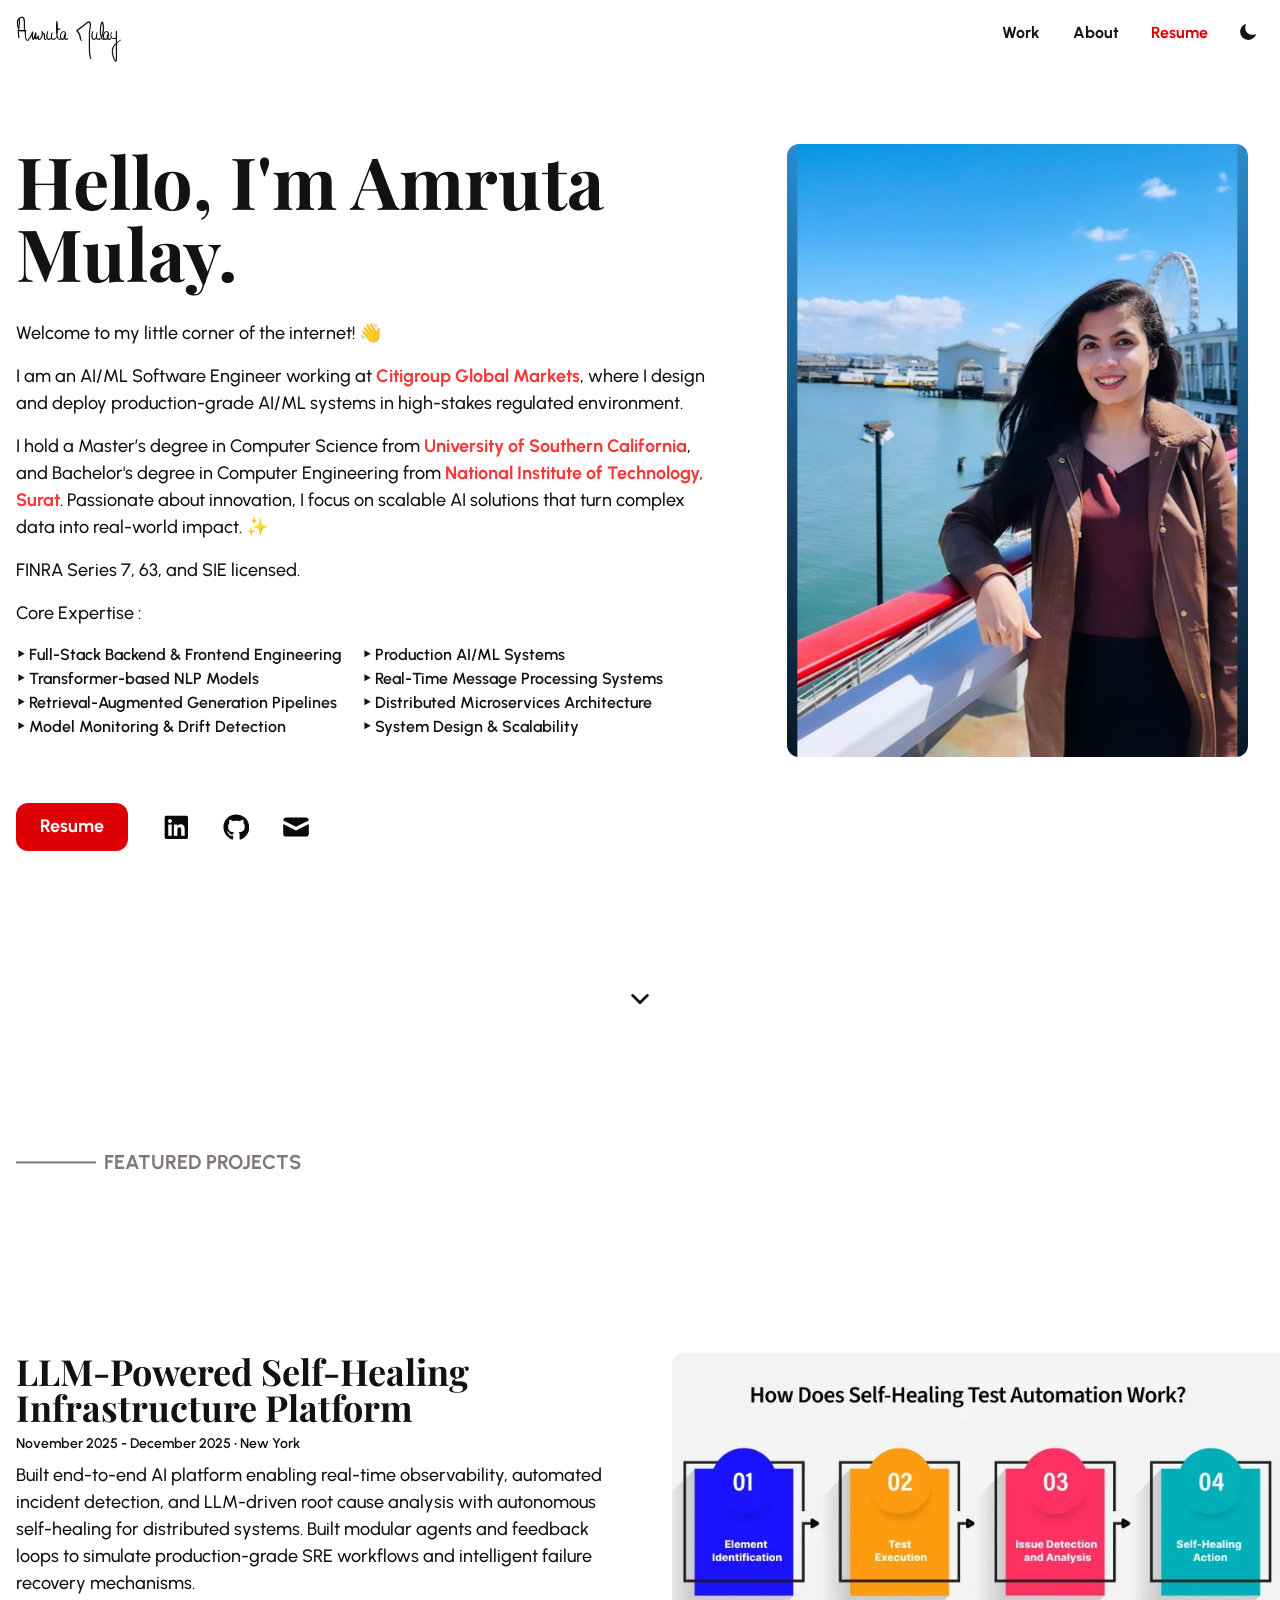
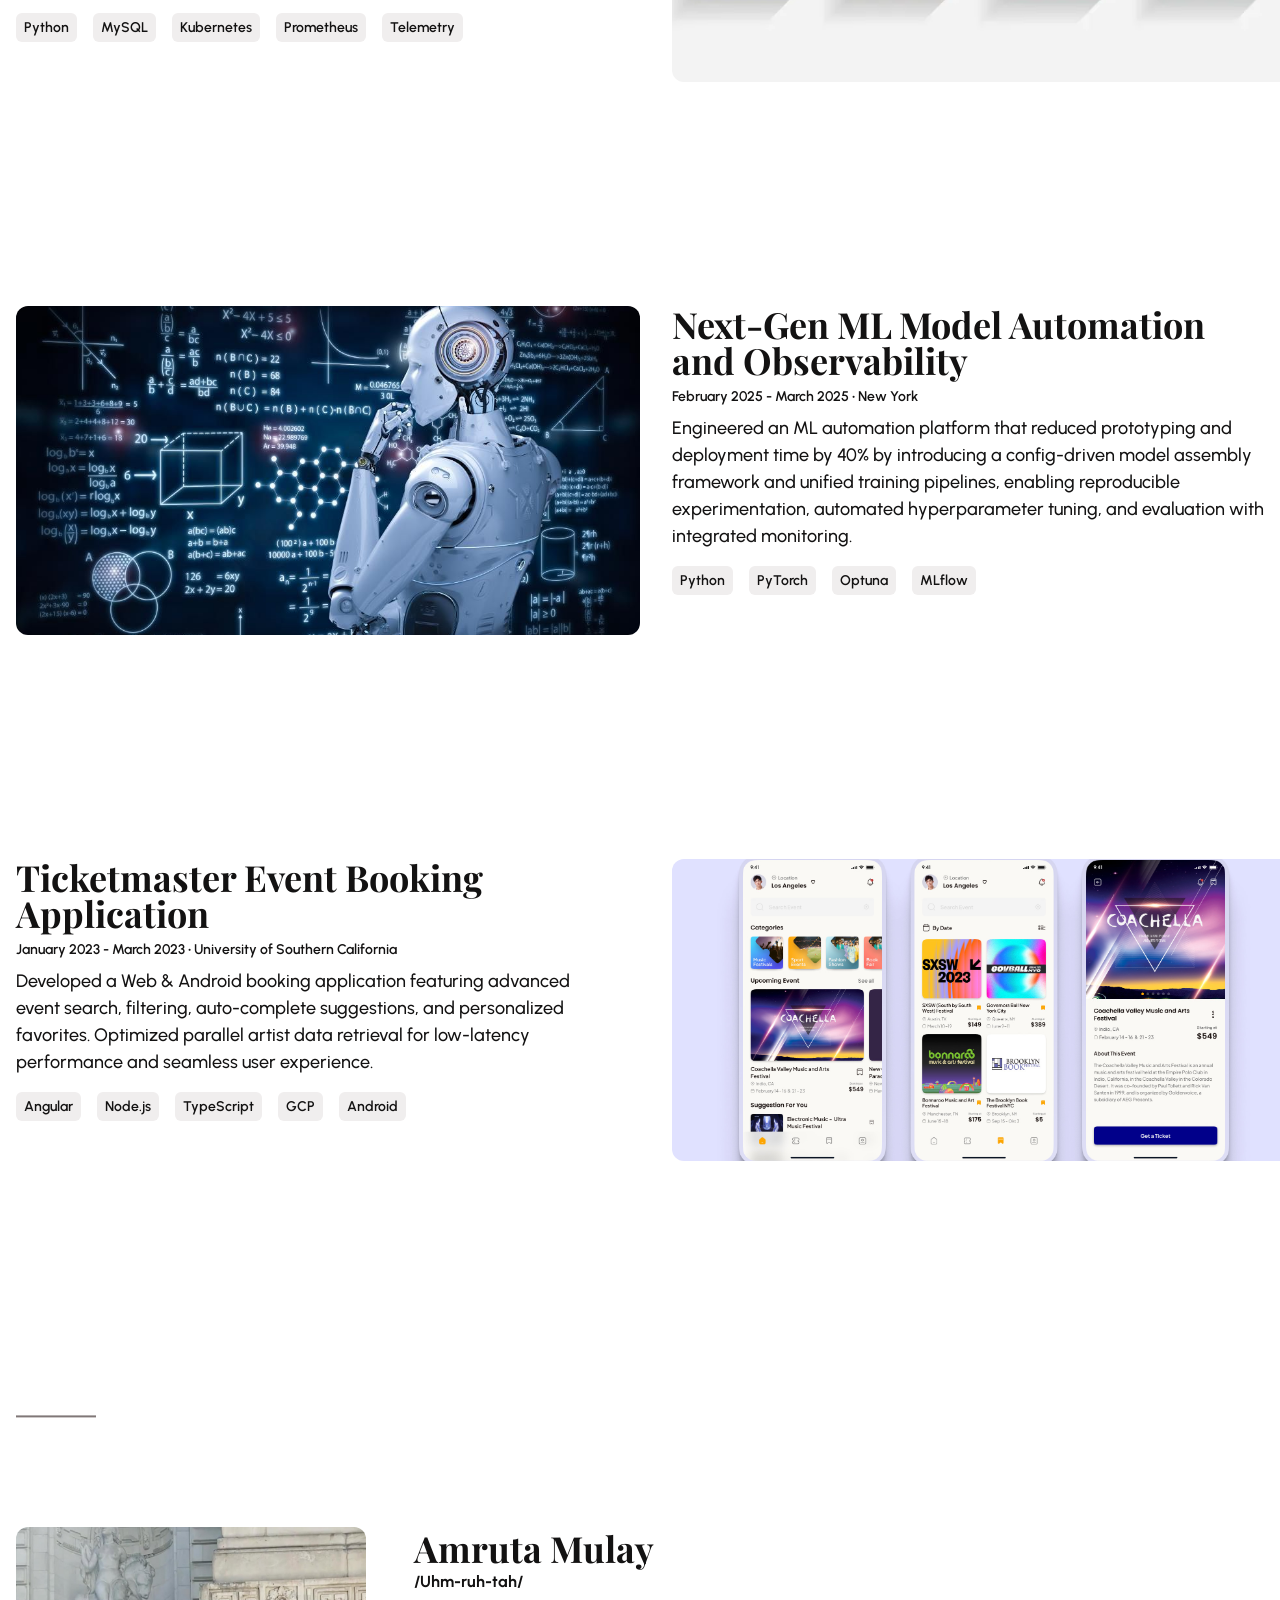
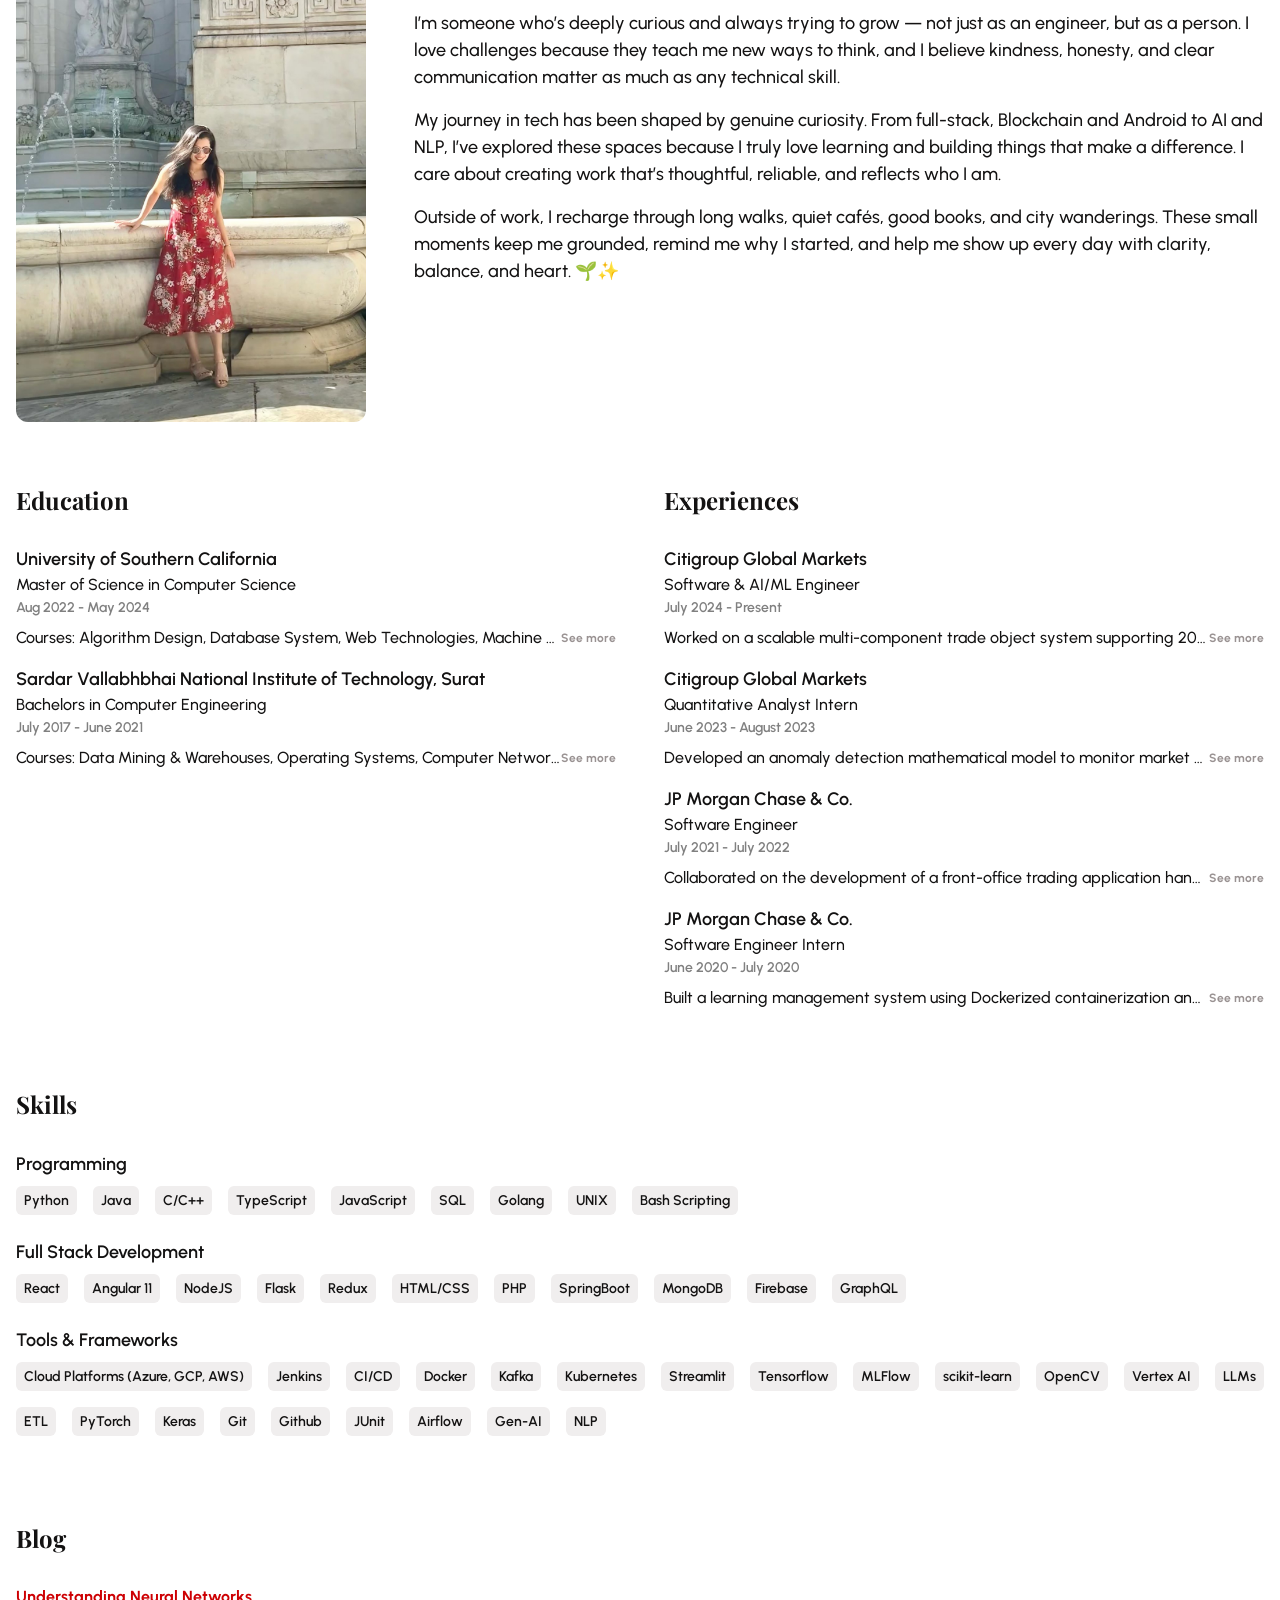
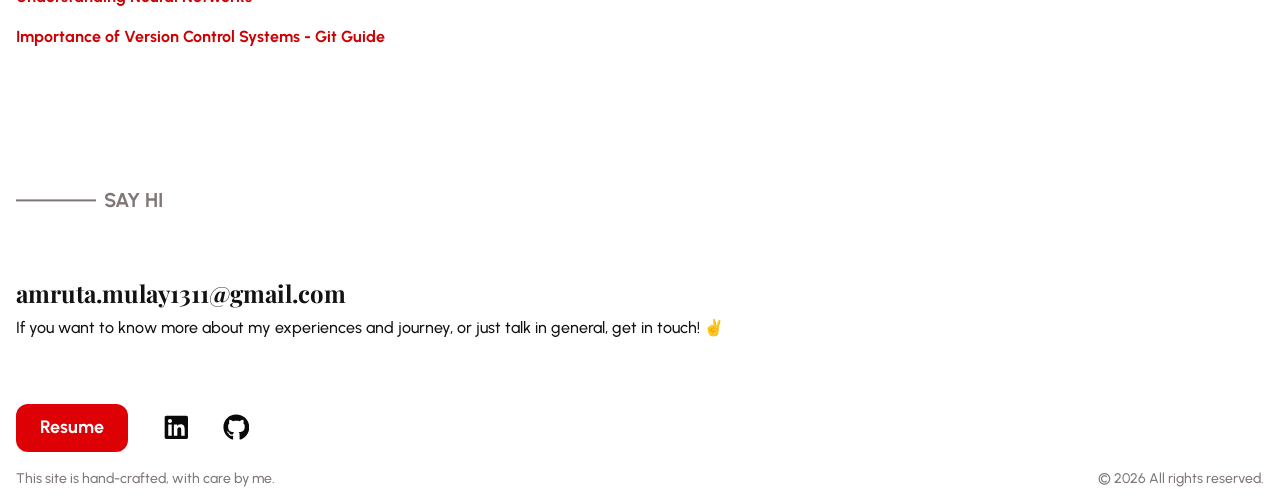
<file: index.html>
<!doctype html><html lang="en"><head><meta charset="utf-8"/><meta http-equiv="X-UA-Compatible" content="IE=edge"/><title>Portfolio • Amruta Mulay</title><meta name="title" content="Portfolio • Amruta Mulay"/><meta name="description" content="Welcome to my little corner of the internet! 👋  I’m a full-stack Software Developer and AI/ML Engineer at [Citigroup Global Markets](https://www.citigroup.com/global). I hold a Master’s degree in Computer Science from USC, a Bachelor's degree in Computer Engineering from NIT Surat, and am licensed with FINRA Series 7, 63, and SIE. Passionate about innovation, I use tech to solve complex problems & aspire to make a difference.✨"/><meta property="og:type" content="website"/><meta property="og:url" content="https://iampaul.web.app/"/><meta property="og:title" content="Portfolio • Amruta Mulay"/><meta property="og:description" content="Welcome 👋 I'm a Frontend Software Engineer at Reputation based out of Chicago, Illinois. I recently graduated from Indiana University with a Masters degree in Computer Science and a passion for Software Development, UX Design and Artificial Intelligence."/><meta property="og:image" content="/logo.png"/><meta property="twitter:card" content="summary_large_image"/><meta property="twitter:url" content="https://iampaul.web.app/"/><meta property="twitter:title" content="Portfolio • Amruta Mulay"/><meta property="twitter:description" content="Welcome 👋 I'm a Frontend Software Engineer at Reputation based out of Chicago, Illinois. I recently graduated from Indiana University with a Masters degree in Computer Science and a passion for Software Development, UX Design and Artificial Intelligence."/><meta property="twitter:image" content="/logo.png"/><meta name="viewport" content="width=device-width,initial-scale=1"/><link rel="icon" href="/logo.png"/><link rel="manifest" href="/manifest.json"/><script defer="defer" src="/static/js/main.7e7c1c5d.js"></script><link href="/static/css/main.43a55180.css" rel="stylesheet"></head><body><noscript>You need to enable JavaScript to run this app.</noscript><div id="root"></div></body></html>
</file>
<file: static/css/main.43a55180.css>
@import url(https://fonts.googleapis.com/css2?family=Urbanist:ital,wght@0,100;0,200;0,300;0,400;0,500;0,600;0,700;0,800;0,900;1,100;1,200;1,300;1,400;1,500;1,600;1,700;1,800;1,900&display=swap);@import url(https://fonts.googleapis.com/css2?family=Playfair+Display:wght@400;500;600;700;800&display=swap);::-webkit-scrollbar{height:3px;width:5px}::-webkit-scrollbar-thumb{background:gray;border-radius:3px}::-webkit-scrollbar-track{background:#0000;border-radius:0;box-shadow:inset 0 0 0 0 #f0f0f0}[data-aos][data-aos][data-aos-duration="50"],body[data-aos-duration="50"] [data-aos]{transition-duration:50ms}[data-aos][data-aos][data-aos-delay="50"],body[data-aos-delay="50"] [data-aos]{transition-delay:0}[data-aos][data-aos][data-aos-delay="50"].aos-animate,body[data-aos-delay="50"] [data-aos].aos-animate{transition-delay:50ms}[data-aos][data-aos][data-aos-duration="100"],body[data-aos-duration="100"] [data-aos]{transition-duration:.1s}[data-aos][data-aos][data-aos-delay="100"],body[data-aos-delay="100"] [data-aos]{transition-delay:0}[data-aos][data-aos][data-aos-delay="100"].aos-animate,body[data-aos-delay="100"] [data-aos].aos-animate{transition-delay:.1s}[data-aos][data-aos][data-aos-duration="150"],body[data-aos-duration="150"] [data-aos]{transition-duration:.15s}[data-aos][data-aos][data-aos-delay="150"],body[data-aos-delay="150"] [data-aos]{transition-delay:0}[data-aos][data-aos][data-aos-delay="150"].aos-animate,body[data-aos-delay="150"] [data-aos].aos-animate{transition-delay:.15s}[data-aos][data-aos][data-aos-duration="200"],body[data-aos-duration="200"] [data-aos]{transition-duration:.2s}[data-aos][data-aos][data-aos-delay="200"],body[data-aos-delay="200"] [data-aos]{transition-delay:0}[data-aos][data-aos][data-aos-delay="200"].aos-animate,body[data-aos-delay="200"] [data-aos].aos-animate{transition-delay:.2s}[data-aos][data-aos][data-aos-duration="250"],body[data-aos-duration="250"] [data-aos]{transition-duration:.25s}[data-aos][data-aos][data-aos-delay="250"],body[data-aos-delay="250"] [data-aos]{transition-delay:0}[data-aos][data-aos][data-aos-delay="250"].aos-animate,body[data-aos-delay="250"] [data-aos].aos-animate{transition-delay:.25s}[data-aos][data-aos][data-aos-duration="300"],body[data-aos-duration="300"] [data-aos]{transition-duration:.3s}[data-aos][data-aos][data-aos-delay="300"],body[data-aos-delay="300"] [data-aos]{transition-delay:0}[data-aos][data-aos][data-aos-delay="300"].aos-animate,body[data-aos-delay="300"] [data-aos].aos-animate{transition-delay:.3s}[data-aos][data-aos][data-aos-duration="350"],body[data-aos-duration="350"] [data-aos]{transition-duration:.35s}[data-aos][data-aos][data-aos-delay="350"],body[data-aos-delay="350"] [data-aos]{transition-delay:0}[data-aos][data-aos][data-aos-delay="350"].aos-animate,body[data-aos-delay="350"] [data-aos].aos-animate{transition-delay:.35s}[data-aos][data-aos][data-aos-duration="400"],body[data-aos-duration="400"] [data-aos]{transition-duration:.4s}[data-aos][data-aos][data-aos-delay="400"],body[data-aos-delay="400"] [data-aos]{transition-delay:0}[data-aos][data-aos][data-aos-delay="400"].aos-animate,body[data-aos-delay="400"] [data-aos].aos-animate{transition-delay:.4s}[data-aos][data-aos][data-aos-duration="450"],body[data-aos-duration="450"] [data-aos]{transition-duration:.45s}[data-aos][data-aos][data-aos-delay="450"],body[data-aos-delay="450"] [data-aos]{transition-delay:0}[data-aos][data-aos][data-aos-delay="450"].aos-animate,body[data-aos-delay="450"] [data-aos].aos-animate{transition-delay:.45s}[data-aos][data-aos][data-aos-duration="500"],body[data-aos-duration="500"] [data-aos]{transition-duration:.5s}[data-aos][data-aos][data-aos-delay="500"],body[data-aos-delay="500"] [data-aos]{transition-delay:0}[data-aos][data-aos][data-aos-delay="500"].aos-animate,body[data-aos-delay="500"] [data-aos].aos-animate{transition-delay:.5s}[data-aos][data-aos][data-aos-duration="550"],body[data-aos-duration="550"] [data-aos]{transition-duration:.55s}[data-aos][data-aos][data-aos-delay="550"],body[data-aos-delay="550"] [data-aos]{transition-delay:0}[data-aos][data-aos][data-aos-delay="550"].aos-animate,body[data-aos-delay="550"] [data-aos].aos-animate{transition-delay:.55s}[data-aos][data-aos][data-aos-duration="600"],body[data-aos-duration="600"] [data-aos]{transition-duration:.6s}[data-aos][data-aos][data-aos-delay="600"],body[data-aos-delay="600"] [data-aos]{transition-delay:0}[data-aos][data-aos][data-aos-delay="600"].aos-animate,body[data-aos-delay="600"] [data-aos].aos-animate{transition-delay:.6s}[data-aos][data-aos][data-aos-duration="650"],body[data-aos-duration="650"] [data-aos]{transition-duration:.65s}[data-aos][data-aos][data-aos-delay="650"],body[data-aos-delay="650"] [data-aos]{transition-delay:0}[data-aos][data-aos][data-aos-delay="650"].aos-animate,body[data-aos-delay="650"] [data-aos].aos-animate{transition-delay:.65s}[data-aos][data-aos][data-aos-duration="700"],body[data-aos-duration="700"] [data-aos]{transition-duration:.7s}[data-aos][data-aos][data-aos-delay="700"],body[data-aos-delay="700"] [data-aos]{transition-delay:0}[data-aos][data-aos][data-aos-delay="700"].aos-animate,body[data-aos-delay="700"] [data-aos].aos-animate{transition-delay:.7s}[data-aos][data-aos][data-aos-duration="750"],body[data-aos-duration="750"] [data-aos]{transition-duration:.75s}[data-aos][data-aos][data-aos-delay="750"],body[data-aos-delay="750"] [data-aos]{transition-delay:0}[data-aos][data-aos][data-aos-delay="750"].aos-animate,body[data-aos-delay="750"] [data-aos].aos-animate{transition-delay:.75s}[data-aos][data-aos][data-aos-duration="800"],body[data-aos-duration="800"] [data-aos]{transition-duration:.8s}[data-aos][data-aos][data-aos-delay="800"],body[data-aos-delay="800"] [data-aos]{transition-delay:0}[data-aos][data-aos][data-aos-delay="800"].aos-animate,body[data-aos-delay="800"] [data-aos].aos-animate{transition-delay:.8s}[data-aos][data-aos][data-aos-duration="850"],body[data-aos-duration="850"] [data-aos]{transition-duration:.85s}[data-aos][data-aos][data-aos-delay="850"],body[data-aos-delay="850"] [data-aos]{transition-delay:0}[data-aos][data-aos][data-aos-delay="850"].aos-animate,body[data-aos-delay="850"] [data-aos].aos-animate{transition-delay:.85s}[data-aos][data-aos][data-aos-duration="900"],body[data-aos-duration="900"] [data-aos]{transition-duration:.9s}[data-aos][data-aos][data-aos-delay="900"],body[data-aos-delay="900"] [data-aos]{transition-delay:0}[data-aos][data-aos][data-aos-delay="900"].aos-animate,body[data-aos-delay="900"] [data-aos].aos-animate{transition-delay:.9s}[data-aos][data-aos][data-aos-duration="950"],body[data-aos-duration="950"] [data-aos]{transition-duration:.95s}[data-aos][data-aos][data-aos-delay="950"],body[data-aos-delay="950"] [data-aos]{transition-delay:0}[data-aos][data-aos][data-aos-delay="950"].aos-animate,body[data-aos-delay="950"] [data-aos].aos-animate{transition-delay:.95s}[data-aos][data-aos][data-aos-duration="1000"],body[data-aos-duration="1000"] [data-aos]{transition-duration:1s}[data-aos][data-aos][data-aos-delay="1000"],body[data-aos-delay="1000"] [data-aos]{transition-delay:0}[data-aos][data-aos][data-aos-delay="1000"].aos-animate,body[data-aos-delay="1000"] [data-aos].aos-animate{transition-delay:1s}[data-aos][data-aos][data-aos-duration="1050"],body[data-aos-duration="1050"] [data-aos]{transition-duration:1.05s}[data-aos][data-aos][data-aos-delay="1050"],body[data-aos-delay="1050"] [data-aos]{transition-delay:0}[data-aos][data-aos][data-aos-delay="1050"].aos-animate,body[data-aos-delay="1050"] [data-aos].aos-animate{transition-delay:1.05s}[data-aos][data-aos][data-aos-duration="1100"],body[data-aos-duration="1100"] [data-aos]{transition-duration:1.1s}[data-aos][data-aos][data-aos-delay="1100"],body[data-aos-delay="1100"] [data-aos]{transition-delay:0}[data-aos][data-aos][data-aos-delay="1100"].aos-animate,body[data-aos-delay="1100"] [data-aos].aos-animate{transition-delay:1.1s}[data-aos][data-aos][data-aos-duration="1150"],body[data-aos-duration="1150"] [data-aos]{transition-duration:1.15s}[data-aos][data-aos][data-aos-delay="1150"],body[data-aos-delay="1150"] [data-aos]{transition-delay:0}[data-aos][data-aos][data-aos-delay="1150"].aos-animate,body[data-aos-delay="1150"] [data-aos].aos-animate{transition-delay:1.15s}[data-aos][data-aos][data-aos-duration="1200"],body[data-aos-duration="1200"] [data-aos]{transition-duration:1.2s}[data-aos][data-aos][data-aos-delay="1200"],body[data-aos-delay="1200"] [data-aos]{transition-delay:0}[data-aos][data-aos][data-aos-delay="1200"].aos-animate,body[data-aos-delay="1200"] [data-aos].aos-animate{transition-delay:1.2s}[data-aos][data-aos][data-aos-duration="1250"],body[data-aos-duration="1250"] [data-aos]{transition-duration:1.25s}[data-aos][data-aos][data-aos-delay="1250"],body[data-aos-delay="1250"] [data-aos]{transition-delay:0}[data-aos][data-aos][data-aos-delay="1250"].aos-animate,body[data-aos-delay="1250"] [data-aos].aos-animate{transition-delay:1.25s}[data-aos][data-aos][data-aos-duration="1300"],body[data-aos-duration="1300"] [data-aos]{transition-duration:1.3s}[data-aos][data-aos][data-aos-delay="1300"],body[data-aos-delay="1300"] [data-aos]{transition-delay:0}[data-aos][data-aos][data-aos-delay="1300"].aos-animate,body[data-aos-delay="1300"] [data-aos].aos-animate{transition-delay:1.3s}[data-aos][data-aos][data-aos-duration="1350"],body[data-aos-duration="1350"] [data-aos]{transition-duration:1.35s}[data-aos][data-aos][data-aos-delay="1350"],body[data-aos-delay="1350"] [data-aos]{transition-delay:0}[data-aos][data-aos][data-aos-delay="1350"].aos-animate,body[data-aos-delay="1350"] [data-aos].aos-animate{transition-delay:1.35s}[data-aos][data-aos][data-aos-duration="1400"],body[data-aos-duration="1400"] [data-aos]{transition-duration:1.4s}[data-aos][data-aos][data-aos-delay="1400"],body[data-aos-delay="1400"] [data-aos]{transition-delay:0}[data-aos][data-aos][data-aos-delay="1400"].aos-animate,body[data-aos-delay="1400"] [data-aos].aos-animate{transition-delay:1.4s}[data-aos][data-aos][data-aos-duration="1450"],body[data-aos-duration="1450"] [data-aos]{transition-duration:1.45s}[data-aos][data-aos][data-aos-delay="1450"],body[data-aos-delay="1450"] [data-aos]{transition-delay:0}[data-aos][data-aos][data-aos-delay="1450"].aos-animate,body[data-aos-delay="1450"] [data-aos].aos-animate{transition-delay:1.45s}[data-aos][data-aos][data-aos-duration="1500"],body[data-aos-duration="1500"] [data-aos]{transition-duration:1.5s}[data-aos][data-aos][data-aos-delay="1500"],body[data-aos-delay="1500"] [data-aos]{transition-delay:0}[data-aos][data-aos][data-aos-delay="1500"].aos-animate,body[data-aos-delay="1500"] [data-aos].aos-animate{transition-delay:1.5s}[data-aos][data-aos][data-aos-duration="1550"],body[data-aos-duration="1550"] [data-aos]{transition-duration:1.55s}[data-aos][data-aos][data-aos-delay="1550"],body[data-aos-delay="1550"] [data-aos]{transition-delay:0}[data-aos][data-aos][data-aos-delay="1550"].aos-animate,body[data-aos-delay="1550"] [data-aos].aos-animate{transition-delay:1.55s}[data-aos][data-aos][data-aos-duration="1600"],body[data-aos-duration="1600"] [data-aos]{transition-duration:1.6s}[data-aos][data-aos][data-aos-delay="1600"],body[data-aos-delay="1600"] [data-aos]{transition-delay:0}[data-aos][data-aos][data-aos-delay="1600"].aos-animate,body[data-aos-delay="1600"] [data-aos].aos-animate{transition-delay:1.6s}[data-aos][data-aos][data-aos-duration="1650"],body[data-aos-duration="1650"] [data-aos]{transition-duration:1.65s}[data-aos][data-aos][data-aos-delay="1650"],body[data-aos-delay="1650"] [data-aos]{transition-delay:0}[data-aos][data-aos][data-aos-delay="1650"].aos-animate,body[data-aos-delay="1650"] [data-aos].aos-animate{transition-delay:1.65s}[data-aos][data-aos][data-aos-duration="1700"],body[data-aos-duration="1700"] [data-aos]{transition-duration:1.7s}[data-aos][data-aos][data-aos-delay="1700"],body[data-aos-delay="1700"] [data-aos]{transition-delay:0}[data-aos][data-aos][data-aos-delay="1700"].aos-animate,body[data-aos-delay="1700"] [data-aos].aos-animate{transition-delay:1.7s}[data-aos][data-aos][data-aos-duration="1750"],body[data-aos-duration="1750"] [data-aos]{transition-duration:1.75s}[data-aos][data-aos][data-aos-delay="1750"],body[data-aos-delay="1750"] [data-aos]{transition-delay:0}[data-aos][data-aos][data-aos-delay="1750"].aos-animate,body[data-aos-delay="1750"] [data-aos].aos-animate{transition-delay:1.75s}[data-aos][data-aos][data-aos-duration="1800"],body[data-aos-duration="1800"] [data-aos]{transition-duration:1.8s}[data-aos][data-aos][data-aos-delay="1800"],body[data-aos-delay="1800"] [data-aos]{transition-delay:0}[data-aos][data-aos][data-aos-delay="1800"].aos-animate,body[data-aos-delay="1800"] [data-aos].aos-animate{transition-delay:1.8s}[data-aos][data-aos][data-aos-duration="1850"],body[data-aos-duration="1850"] [data-aos]{transition-duration:1.85s}[data-aos][data-aos][data-aos-delay="1850"],body[data-aos-delay="1850"] [data-aos]{transition-delay:0}[data-aos][data-aos][data-aos-delay="1850"].aos-animate,body[data-aos-delay="1850"] [data-aos].aos-animate{transition-delay:1.85s}[data-aos][data-aos][data-aos-duration="1900"],body[data-aos-duration="1900"] [data-aos]{transition-duration:1.9s}[data-aos][data-aos][data-aos-delay="1900"],body[data-aos-delay="1900"] [data-aos]{transition-delay:0}[data-aos][data-aos][data-aos-delay="1900"].aos-animate,body[data-aos-delay="1900"] [data-aos].aos-animate{transition-delay:1.9s}[data-aos][data-aos][data-aos-duration="1950"],body[data-aos-duration="1950"] [data-aos]{transition-duration:1.95s}[data-aos][data-aos][data-aos-delay="1950"],body[data-aos-delay="1950"] [data-aos]{transition-delay:0}[data-aos][data-aos][data-aos-delay="1950"].aos-animate,body[data-aos-delay="1950"] [data-aos].aos-animate{transition-delay:1.95s}[data-aos][data-aos][data-aos-duration="2000"],body[data-aos-duration="2000"] [data-aos]{transition-duration:2s}[data-aos][data-aos][data-aos-delay="2000"],body[data-aos-delay="2000"] [data-aos]{transition-delay:0}[data-aos][data-aos][data-aos-delay="2000"].aos-animate,body[data-aos-delay="2000"] [data-aos].aos-animate{transition-delay:2s}[data-aos][data-aos][data-aos-duration="2050"],body[data-aos-duration="2050"] [data-aos]{transition-duration:2.05s}[data-aos][data-aos][data-aos-delay="2050"],body[data-aos-delay="2050"] [data-aos]{transition-delay:0}[data-aos][data-aos][data-aos-delay="2050"].aos-animate,body[data-aos-delay="2050"] [data-aos].aos-animate{transition-delay:2.05s}[data-aos][data-aos][data-aos-duration="2100"],body[data-aos-duration="2100"] [data-aos]{transition-duration:2.1s}[data-aos][data-aos][data-aos-delay="2100"],body[data-aos-delay="2100"] [data-aos]{transition-delay:0}[data-aos][data-aos][data-aos-delay="2100"].aos-animate,body[data-aos-delay="2100"] [data-aos].aos-animate{transition-delay:2.1s}[data-aos][data-aos][data-aos-duration="2150"],body[data-aos-duration="2150"] [data-aos]{transition-duration:2.15s}[data-aos][data-aos][data-aos-delay="2150"],body[data-aos-delay="2150"] [data-aos]{transition-delay:0}[data-aos][data-aos][data-aos-delay="2150"].aos-animate,body[data-aos-delay="2150"] [data-aos].aos-animate{transition-delay:2.15s}[data-aos][data-aos][data-aos-duration="2200"],body[data-aos-duration="2200"] [data-aos]{transition-duration:2.2s}[data-aos][data-aos][data-aos-delay="2200"],body[data-aos-delay="2200"] [data-aos]{transition-delay:0}[data-aos][data-aos][data-aos-delay="2200"].aos-animate,body[data-aos-delay="2200"] [data-aos].aos-animate{transition-delay:2.2s}[data-aos][data-aos][data-aos-duration="2250"],body[data-aos-duration="2250"] [data-aos]{transition-duration:2.25s}[data-aos][data-aos][data-aos-delay="2250"],body[data-aos-delay="2250"] [data-aos]{transition-delay:0}[data-aos][data-aos][data-aos-delay="2250"].aos-animate,body[data-aos-delay="2250"] [data-aos].aos-animate{transition-delay:2.25s}[data-aos][data-aos][data-aos-duration="2300"],body[data-aos-duration="2300"] [data-aos]{transition-duration:2.3s}[data-aos][data-aos][data-aos-delay="2300"],body[data-aos-delay="2300"] [data-aos]{transition-delay:0}[data-aos][data-aos][data-aos-delay="2300"].aos-animate,body[data-aos-delay="2300"] [data-aos].aos-animate{transition-delay:2.3s}[data-aos][data-aos][data-aos-duration="2350"],body[data-aos-duration="2350"] [data-aos]{transition-duration:2.35s}[data-aos][data-aos][data-aos-delay="2350"],body[data-aos-delay="2350"] [data-aos]{transition-delay:0}[data-aos][data-aos][data-aos-delay="2350"].aos-animate,body[data-aos-delay="2350"] [data-aos].aos-animate{transition-delay:2.35s}[data-aos][data-aos][data-aos-duration="2400"],body[data-aos-duration="2400"] [data-aos]{transition-duration:2.4s}[data-aos][data-aos][data-aos-delay="2400"],body[data-aos-delay="2400"] [data-aos]{transition-delay:0}[data-aos][data-aos][data-aos-delay="2400"].aos-animate,body[data-aos-delay="2400"] [data-aos].aos-animate{transition-delay:2.4s}[data-aos][data-aos][data-aos-duration="2450"],body[data-aos-duration="2450"] [data-aos]{transition-duration:2.45s}[data-aos][data-aos][data-aos-delay="2450"],body[data-aos-delay="2450"] [data-aos]{transition-delay:0}[data-aos][data-aos][data-aos-delay="2450"].aos-animate,body[data-aos-delay="2450"] [data-aos].aos-animate{transition-delay:2.45s}[data-aos][data-aos][data-aos-duration="2500"],body[data-aos-duration="2500"] [data-aos]{transition-duration:2.5s}[data-aos][data-aos][data-aos-delay="2500"],body[data-aos-delay="2500"] [data-aos]{transition-delay:0}[data-aos][data-aos][data-aos-delay="2500"].aos-animate,body[data-aos-delay="2500"] [data-aos].aos-animate{transition-delay:2.5s}[data-aos][data-aos][data-aos-duration="2550"],body[data-aos-duration="2550"] [data-aos]{transition-duration:2.55s}[data-aos][data-aos][data-aos-delay="2550"],body[data-aos-delay="2550"] [data-aos]{transition-delay:0}[data-aos][data-aos][data-aos-delay="2550"].aos-animate,body[data-aos-delay="2550"] [data-aos].aos-animate{transition-delay:2.55s}[data-aos][data-aos][data-aos-duration="2600"],body[data-aos-duration="2600"] [data-aos]{transition-duration:2.6s}[data-aos][data-aos][data-aos-delay="2600"],body[data-aos-delay="2600"] [data-aos]{transition-delay:0}[data-aos][data-aos][data-aos-delay="2600"].aos-animate,body[data-aos-delay="2600"] [data-aos].aos-animate{transition-delay:2.6s}[data-aos][data-aos][data-aos-duration="2650"],body[data-aos-duration="2650"] [data-aos]{transition-duration:2.65s}[data-aos][data-aos][data-aos-delay="2650"],body[data-aos-delay="2650"] [data-aos]{transition-delay:0}[data-aos][data-aos][data-aos-delay="2650"].aos-animate,body[data-aos-delay="2650"] [data-aos].aos-animate{transition-delay:2.65s}[data-aos][data-aos][data-aos-duration="2700"],body[data-aos-duration="2700"] [data-aos]{transition-duration:2.7s}[data-aos][data-aos][data-aos-delay="2700"],body[data-aos-delay="2700"] [data-aos]{transition-delay:0}[data-aos][data-aos][data-aos-delay="2700"].aos-animate,body[data-aos-delay="2700"] [data-aos].aos-animate{transition-delay:2.7s}[data-aos][data-aos][data-aos-duration="2750"],body[data-aos-duration="2750"] [data-aos]{transition-duration:2.75s}[data-aos][data-aos][data-aos-delay="2750"],body[data-aos-delay="2750"] [data-aos]{transition-delay:0}[data-aos][data-aos][data-aos-delay="2750"].aos-animate,body[data-aos-delay="2750"] [data-aos].aos-animate{transition-delay:2.75s}[data-aos][data-aos][data-aos-duration="2800"],body[data-aos-duration="2800"] [data-aos]{transition-duration:2.8s}[data-aos][data-aos][data-aos-delay="2800"],body[data-aos-delay="2800"] [data-aos]{transition-delay:0}[data-aos][data-aos][data-aos-delay="2800"].aos-animate,body[data-aos-delay="2800"] [data-aos].aos-animate{transition-delay:2.8s}[data-aos][data-aos][data-aos-duration="2850"],body[data-aos-duration="2850"] [data-aos]{transition-duration:2.85s}[data-aos][data-aos][data-aos-delay="2850"],body[data-aos-delay="2850"] [data-aos]{transition-delay:0}[data-aos][data-aos][data-aos-delay="2850"].aos-animate,body[data-aos-delay="2850"] [data-aos].aos-animate{transition-delay:2.85s}[data-aos][data-aos][data-aos-duration="2900"],body[data-aos-duration="2900"] [data-aos]{transition-duration:2.9s}[data-aos][data-aos][data-aos-delay="2900"],body[data-aos-delay="2900"] [data-aos]{transition-delay:0}[data-aos][data-aos][data-aos-delay="2900"].aos-animate,body[data-aos-delay="2900"] [data-aos].aos-animate{transition-delay:2.9s}[data-aos][data-aos][data-aos-duration="2950"],body[data-aos-duration="2950"] [data-aos]{transition-duration:2.95s}[data-aos][data-aos][data-aos-delay="2950"],body[data-aos-delay="2950"] [data-aos]{transition-delay:0}[data-aos][data-aos][data-aos-delay="2950"].aos-animate,body[data-aos-delay="2950"] [data-aos].aos-animate{transition-delay:2.95s}[data-aos][data-aos][data-aos-duration="3000"],body[data-aos-duration="3000"] [data-aos]{transition-duration:3s}[data-aos][data-aos][data-aos-delay="3000"],body[data-aos-delay="3000"] [data-aos]{transition-delay:0}[data-aos][data-aos][data-aos-delay="3000"].aos-animate,body[data-aos-delay="3000"] [data-aos].aos-animate{transition-delay:3s}[data-aos][data-aos][data-aos-easing=linear],body[data-aos-easing=linear] [data-aos]{transition-timing-function:cubic-bezier(.25,.25,.75,.75)}[data-aos][data-aos][data-aos-easing=ease],body[data-aos-easing=ease] [data-aos]{transition-timing-function:ease}[data-aos][data-aos][data-aos-easing=ease-in],body[data-aos-easing=ease-in] [data-aos]{transition-timing-function:ease-in}[data-aos][data-aos][data-aos-easing=ease-out],body[data-aos-easing=ease-out] [data-aos]{transition-timing-function:ease-out}[data-aos][data-aos][data-aos-easing=ease-in-out],body[data-aos-easing=ease-in-out] [data-aos]{transition-timing-function:ease-in-out}[data-aos][data-aos][data-aos-easing=ease-in-back],body[data-aos-easing=ease-in-back] [data-aos]{transition-timing-function:cubic-bezier(.6,-.28,.735,.045)}[data-aos][data-aos][data-aos-easing=ease-out-back],body[data-aos-easing=ease-out-back] [data-aos]{transition-timing-function:cubic-bezier(.175,.885,.32,1.275)}[data-aos][data-aos][data-aos-easing=ease-in-out-back],body[data-aos-easing=ease-in-out-back] [data-aos]{transition-timing-function:cubic-bezier(.68,-.55,.265,1.55)}[data-aos][data-aos][data-aos-easing=ease-in-sine],body[data-aos-easing=ease-in-sine] [data-aos]{transition-timing-function:cubic-bezier(.47,0,.745,.715)}[data-aos][data-aos][data-aos-easing=ease-out-sine],body[data-aos-easing=ease-out-sine] [data-aos]{transition-timing-function:cubic-bezier(.39,.575,.565,1)}[data-aos][data-aos][data-aos-easing=ease-in-out-sine],body[data-aos-easing=ease-in-out-sine] [data-aos]{transition-timing-function:cubic-bezier(.445,.05,.55,.95)}[data-aos][data-aos][data-aos-easing=ease-in-quad],body[data-aos-easing=ease-in-quad] [data-aos]{transition-timing-function:cubic-bezier(.55,.085,.68,.53)}[data-aos][data-aos][data-aos-easing=ease-out-quad],body[data-aos-easing=ease-out-quad] [data-aos]{transition-timing-function:cubic-bezier(.25,.46,.45,.94)}[data-aos][data-aos][data-aos-easing=ease-in-out-quad],body[data-aos-easing=ease-in-out-quad] [data-aos]{transition-timing-function:cubic-bezier(.455,.03,.515,.955)}[data-aos][data-aos][data-aos-easing=ease-in-cubic],body[data-aos-easing=ease-in-cubic] [data-aos]{transition-timing-function:cubic-bezier(.55,.085,.68,.53)}[data-aos][data-aos][data-aos-easing=ease-out-cubic],body[data-aos-easing=ease-out-cubic] [data-aos]{transition-timing-function:cubic-bezier(.25,.46,.45,.94)}[data-aos][data-aos][data-aos-easing=ease-in-out-cubic],body[data-aos-easing=ease-in-out-cubic] [data-aos]{transition-timing-function:cubic-bezier(.455,.03,.515,.955)}[data-aos][data-aos][data-aos-easing=ease-in-quart],body[data-aos-easing=ease-in-quart] [data-aos]{transition-timing-function:cubic-bezier(.55,.085,.68,.53)}[data-aos][data-aos][data-aos-easing=ease-out-quart],body[data-aos-easing=ease-out-quart] [data-aos]{transition-timing-function:cubic-bezier(.25,.46,.45,.94)}[data-aos][data-aos][data-aos-easing=ease-in-out-quart],body[data-aos-easing=ease-in-out-quart] [data-aos]{transition-timing-function:cubic-bezier(.455,.03,.515,.955)}[data-aos^=fade][data-aos^=fade]{opacity:0;transition-property:opacity,transform}[data-aos^=fade][data-aos^=fade].aos-animate{opacity:1;transform:translateZ(0)}[data-aos=fade-up]{transform:translate3d(0,100px,0)}[data-aos=fade-down]{transform:translate3d(0,-100px,0)}[data-aos=fade-right]{transform:translate3d(-100px,0,0)}[data-aos=fade-left]{transform:translate3d(100px,0,0)}[data-aos=fade-up-right]{transform:translate3d(-100px,100px,0)}[data-aos=fade-up-left]{transform:translate3d(100px,100px,0)}[data-aos=fade-down-right]{transform:translate3d(-100px,-100px,0)}[data-aos=fade-down-left]{transform:translate3d(100px,-100px,0)}[data-aos^=zoom][data-aos^=zoom]{opacity:0;transition-property:opacity,transform}[data-aos^=zoom][data-aos^=zoom].aos-animate{opacity:1;transform:translateZ(0) scale(1)}[data-aos=zoom-in]{transform:scale(.6)}[data-aos=zoom-in-up]{transform:translate3d(0,100px,0) scale(.6)}[data-aos=zoom-in-down]{transform:translate3d(0,-100px,0) scale(.6)}[data-aos=zoom-in-right]{transform:translate3d(-100px,0,0) scale(.6)}[data-aos=zoom-in-left]{transform:translate3d(100px,0,0) scale(.6)}[data-aos=zoom-out]{transform:scale(1.2)}[data-aos=zoom-out-up]{transform:translate3d(0,100px,0) scale(1.2)}[data-aos=zoom-out-down]{transform:translate3d(0,-100px,0) scale(1.2)}[data-aos=zoom-out-right]{transform:translate3d(-100px,0,0) scale(1.2)}[data-aos=zoom-out-left]{transform:translate3d(100px,0,0) scale(1.2)}[data-aos^=slide][data-aos^=slide]{transition-property:transform}[data-aos^=slide][data-aos^=slide].aos-animate{transform:translateZ(0)}[data-aos=slide-up]{transform:translate3d(0,100%,0)}[data-aos=slide-down]{transform:translate3d(0,-100%,0)}[data-aos=slide-right]{transform:translate3d(-100%,0,0)}[data-aos=slide-left]{transform:translate3d(100%,0,0)}[data-aos^=flip][data-aos^=flip]{-webkit-backface-visibility:hidden;backface-visibility:hidden;transition-property:transform}[data-aos=flip-left]{transform:perspective(2500px) rotateY(-100deg)}[data-aos=flip-left].aos-animate{transform:perspective(2500px) rotateY(0)}[data-aos=flip-right]{transform:perspective(2500px) rotateY(100deg)}[data-aos=flip-right].aos-animate{transform:perspective(2500px) rotateY(0)}[data-aos=flip-up]{transform:perspective(2500px) rotateX(-100deg)}[data-aos=flip-up].aos-animate{transform:perspective(2500px) rotateX(0)}[data-aos=flip-down]{transform:perspective(2500px) rotateX(100deg)}[data-aos=flip-down].aos-animate{transform:perspective(2500px) rotateX(0)}@font-face{font-display:fallback;font-family:Signature;src:local("Signature"),url(/static/media/Monsieur-Pomme.5860767b9cc93ae9dd18.ttf) format("truetype")}*{box-sizing:border-box}#root,body,html{height:100%}#root ::selection,body ::selection,html ::selection{background:var(--hp-colors-orange-200);transition:all .25s ease-in-out!important}.autograph__path{animation-fill-mode:forwards;animation-timing-function:linear;opacity:0}.animated .autograph__path{animation-name:line;opacity:1}@keyframes line{to{stroke-dashoffset:0}}
/*# sourceMappingURL=main.43a55180.css.map*/
</file>
